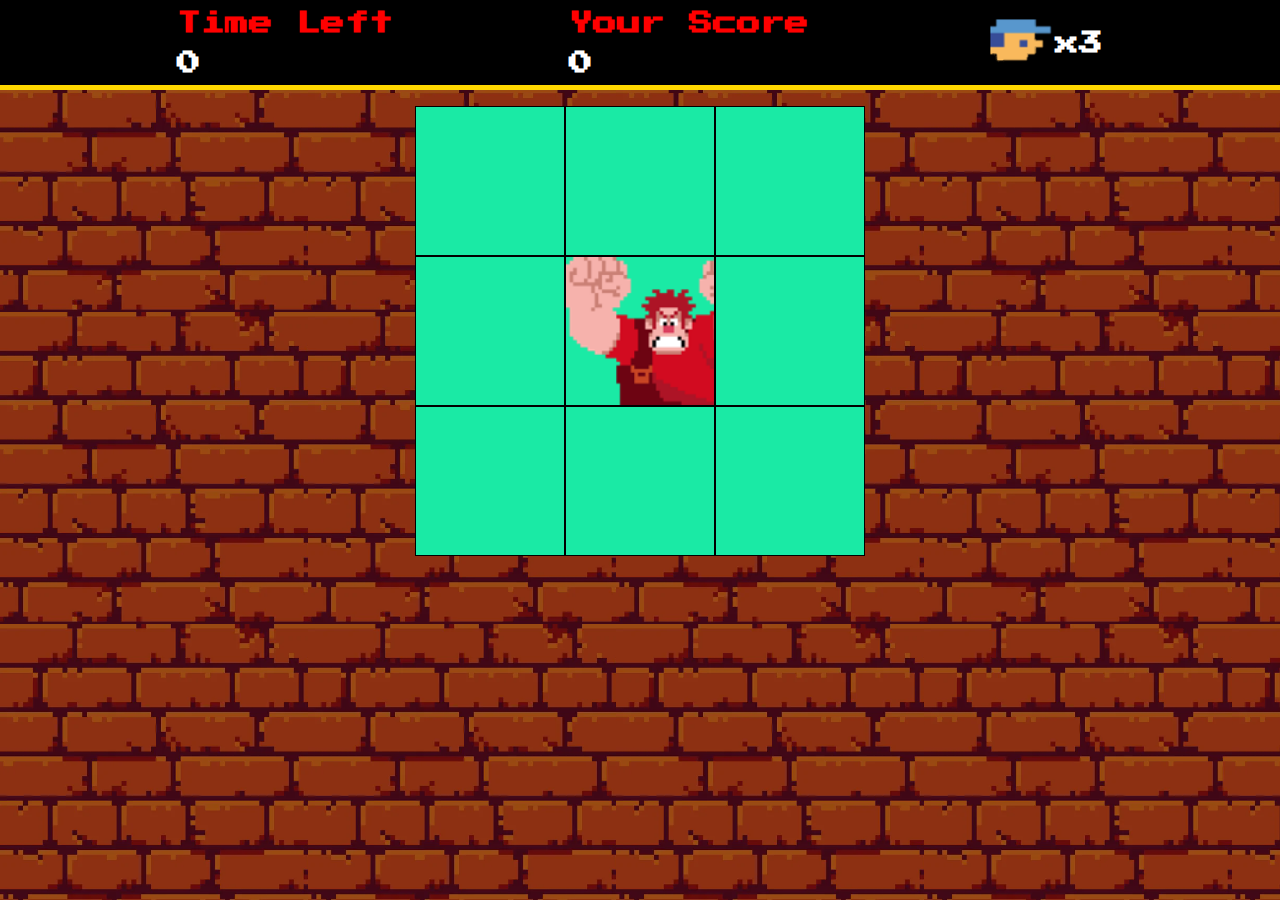
<file: detonaRalph/index.html>
<!DOCTYPE html>
<html lang="pt-br">
<head>
    <meta charset="UTF-8">
    <meta name="viewport" content="width=device-width, initial-scale=1.0">
    <title>Detona Ralph</title>
    <link rel="preconnect" href="https://fonts.googleapis.com">
    <link rel="preconnect" href="https://fonts.gstatic.com" crossorigin>
    <link href="https://fonts.googleapis.com/css2?family=Bebas+Neue&family=Press+Start+2P&display=swap" rel="stylesheet">
    <link rel="stylesheet" href="./src/styles/reset.css">
    <link rel="stylesheet" href="./src/styles/main.css">
</head>

<body>
    <div class="container">
        <div class="menu">
            <div class="menu-time">
                <h2 style="color: red;">Time Left</h2>
                <h2 id="time-left">0</h2>
            </div>

            <div class="menu-score">
                <h2 style="color: red;">Your Score</h2>
                <h2 id="score">0</h2>
            </div>

            <div class="menu-lives">
                <img src="./src/images/player.png" alt="foto do jogador" height="60px" />
                <h2>x3</h2>
            </div>
        </div>

        <div class="panel">
            <div class="panel-row">
                <div class="square" id="1"></div>
                <div class="square" id="2"></div>
                <div class="square" id="3"></div>
            </div>

            <div class="panel-row">
                <div class="square" id="4"></div>
                <div class="square enemy" id="5"></div>
                <div class="square" id="6"></div>
            </div>
            
            <div class="panel-row">
                <div class="square" id="7"></div>
                <div class="square" id="8"></div>
                <div class="square" id="9"></div>
            </div>
        </div>
    </div>

    <script src="./src/scripts/engine.js"></script>
</body>
</html>
</file>
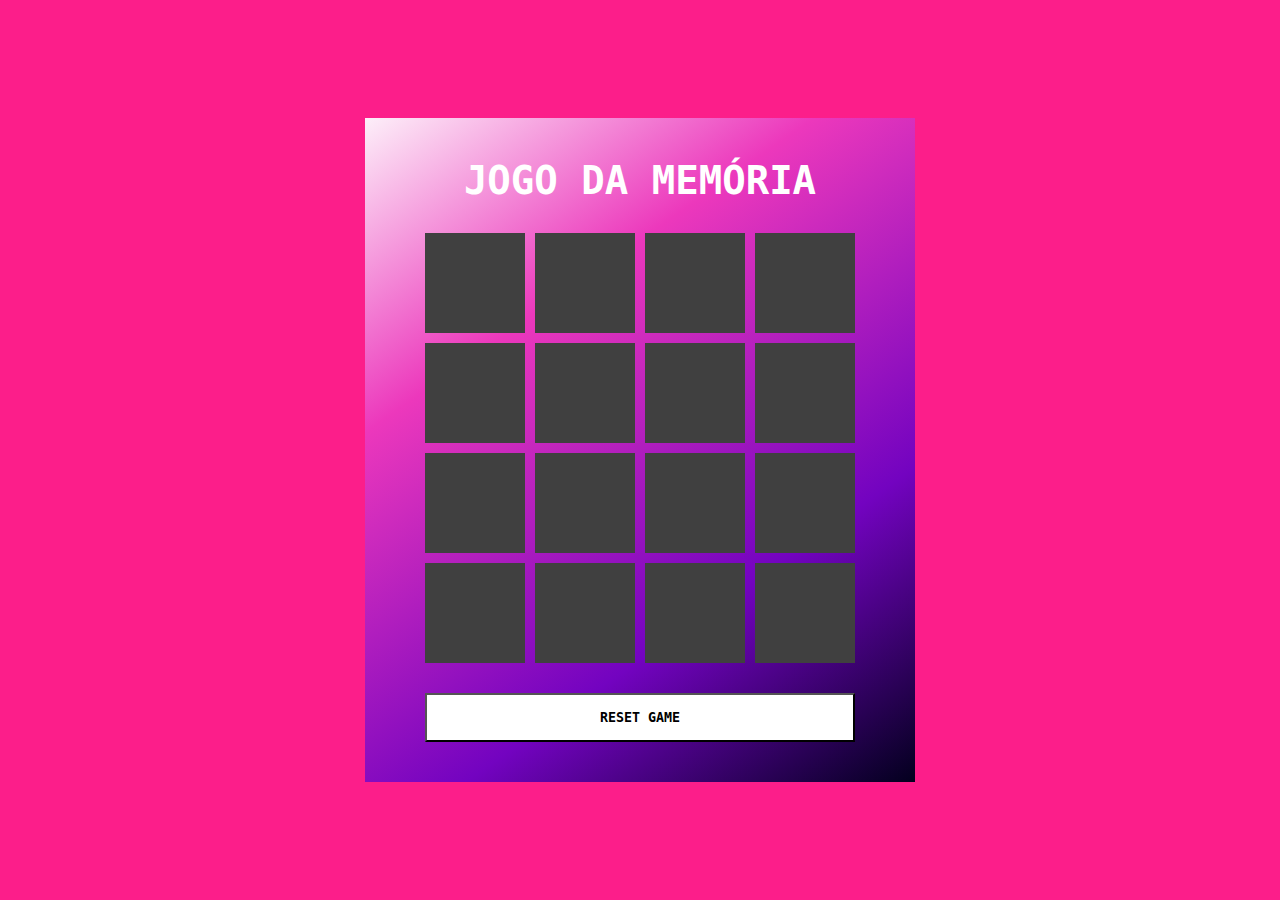
<file: emoji/index.html>
<!DOCTYPE html>
<html lang="pt-br">
<head>
    <meta charset="UTF-8">
    <meta name="viewport" content="width=device-width, initial-scale=1.0">
    <title>Jogo da Memória</title>
    <link rel="stylesheet" href="./src/styles/reset.css">
    <link rel="stylesheet" href="./src/styles/main.css">
</head>
<body>
    <div class="container">
        <h2>JOGO DA MEMÓRIA</h2>
        <div class="game"></div>
        <button class="reset" onclick="window.location.reload()">RESET GAME</button>
    </div>
        
    <script src="./src/scripts/engine.js"></script>
</body>
</html>
</file>
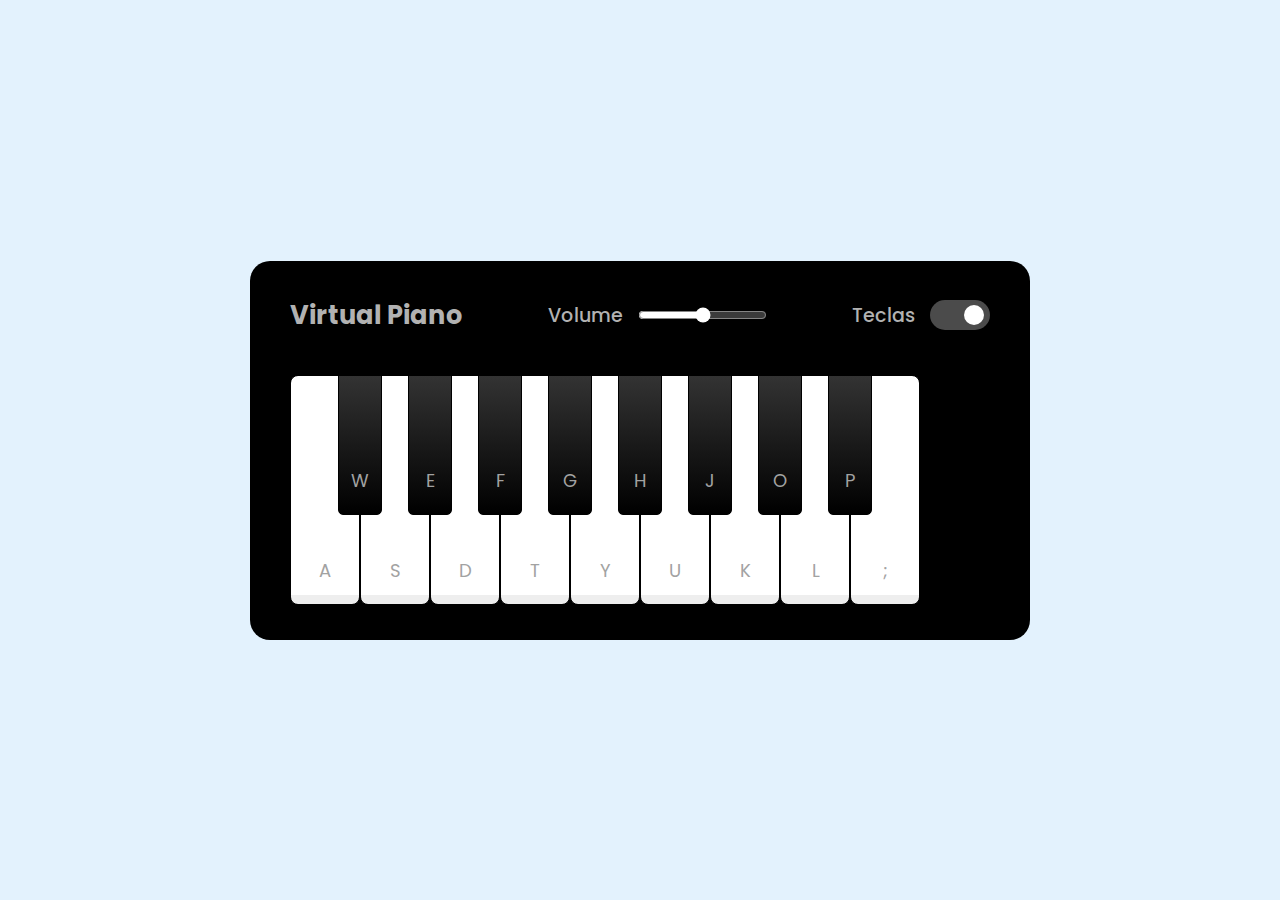
<file: piano/index.html>
<!DOCTYPE html>
<html lang="pt-br">

<head>
  <meta charset="UTF-8">
  <meta name="viewport" content="width=device-width, initial-scale=1.0">
  <title>Piano Simulator</title>
  <link rel="stylesheet" href="./src/styles/reset.css">
  <link rel="stylesheet" href="./src/styles/main.css">
  <link rel="preconnect" href="https://fonts.googleapis.com">
  <link rel="preconnect" href="https://fonts.gstatic.com" crossorigin>
  <link
    href="https://fonts.googleapis.com/css2?family=Poppins:ital,wght@0,100;0,200;0,400;0,700;1,100;1,200;1,300;1,400&display=swap"
    rel="stylesheet">
</head>

<body>
  <div class="container">
    <header>
      <h2>Virtual Piano</h2>
      <div class="column volume-slider">
        <span>Volume</span> <input type="range" min="0" max="1" value="0.5" step="any">
      </div>
      <div class="column keys-check">
        <span>Teclas</span> <input type="checkbox" checked>
      </div>
    </header>
    <ul class="piano-keys">
      <li class="key white" data-key="a"><span>a</span></li>
      <li class="key black" data-key="w"><span>w</span></li>
      <li class="key white" data-key="s"><span>s</span></li>
      <li class="key black" data-key="e"><span>e</span></li>
      <li class="key white" data-key="d"><span>d</span></li>
      <li class="key black" data-key="f"><span>f</span></li>
      <li class="key white" data-key="t"><span>t</span></li>
      <li class="key black" data-key="g"><span>g</span></li>
      <li class="key white" data-key="y"><span>y</span></li>
      <li class="key black" data-key="h"><span>h</span></li>
      <li class="key white" data-key="u"><span>u</span></li>
      <li class="key black" data-key="j"><span>j</span></li>
      <li class="key white" data-key="k"><span>k</span></li>
      <li class="key black" data-key="o"><span>o</span></li>
      <li class="key white" data-key="l"><span>l</span></li>
      <li class="key black" data-key="p"><span>p</span></li>
      <li class="key white" data-key=";"><span>;</span></li>
    </ul>
  </div>

  <script src="./src/scripts/engine.js" defer></script>
</body>

</html>
</file>
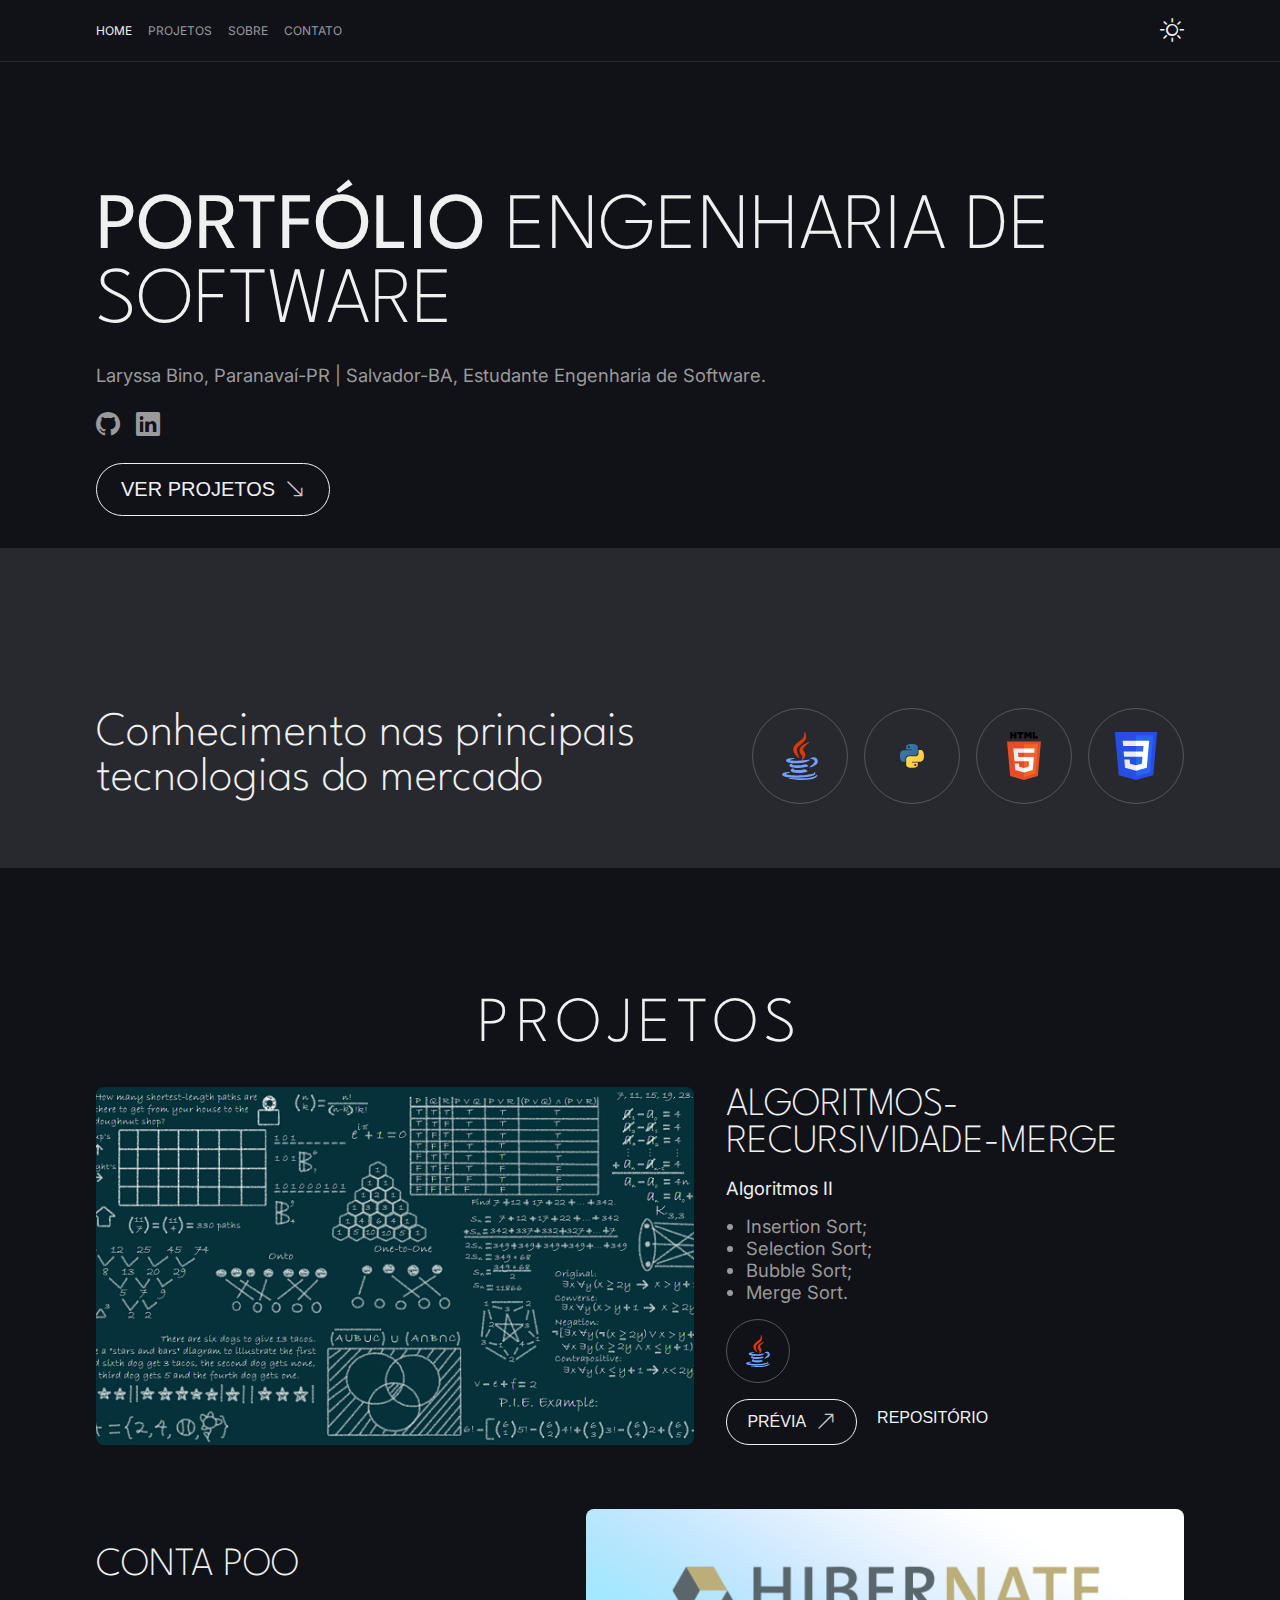
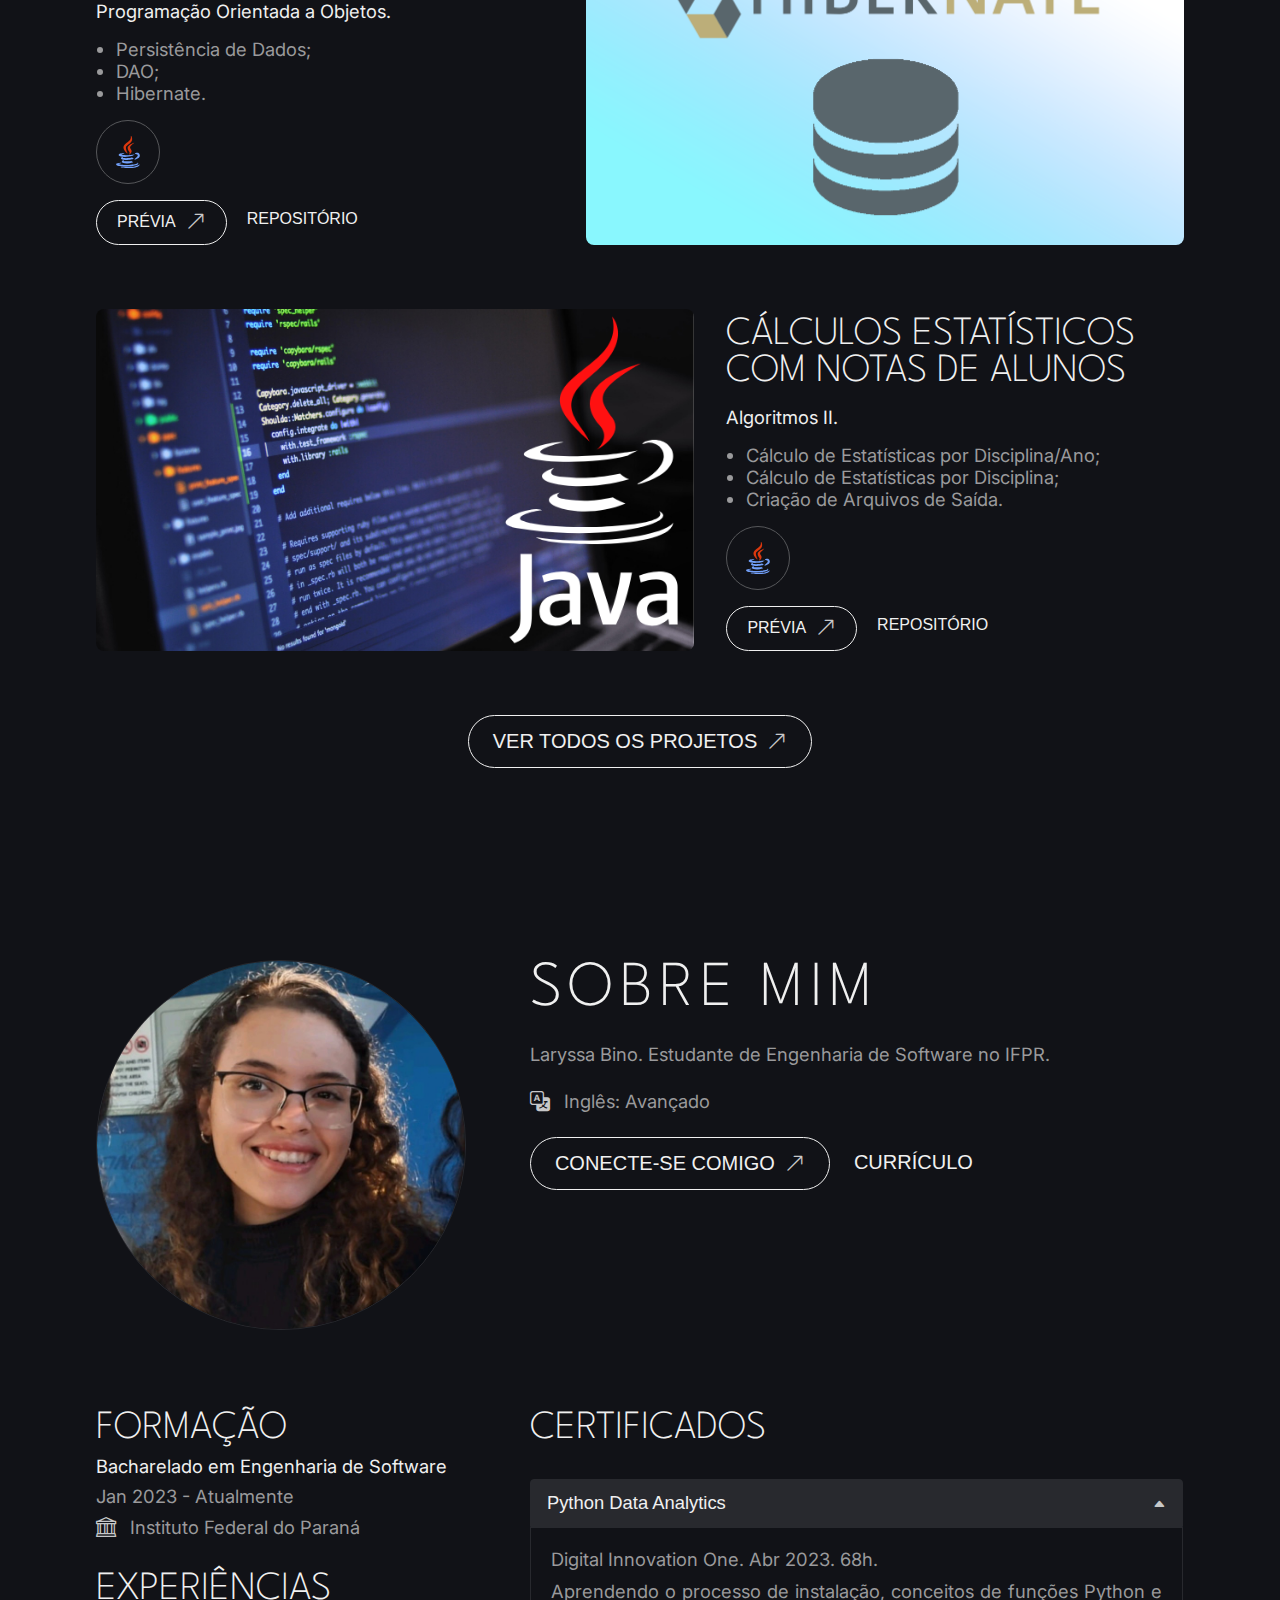
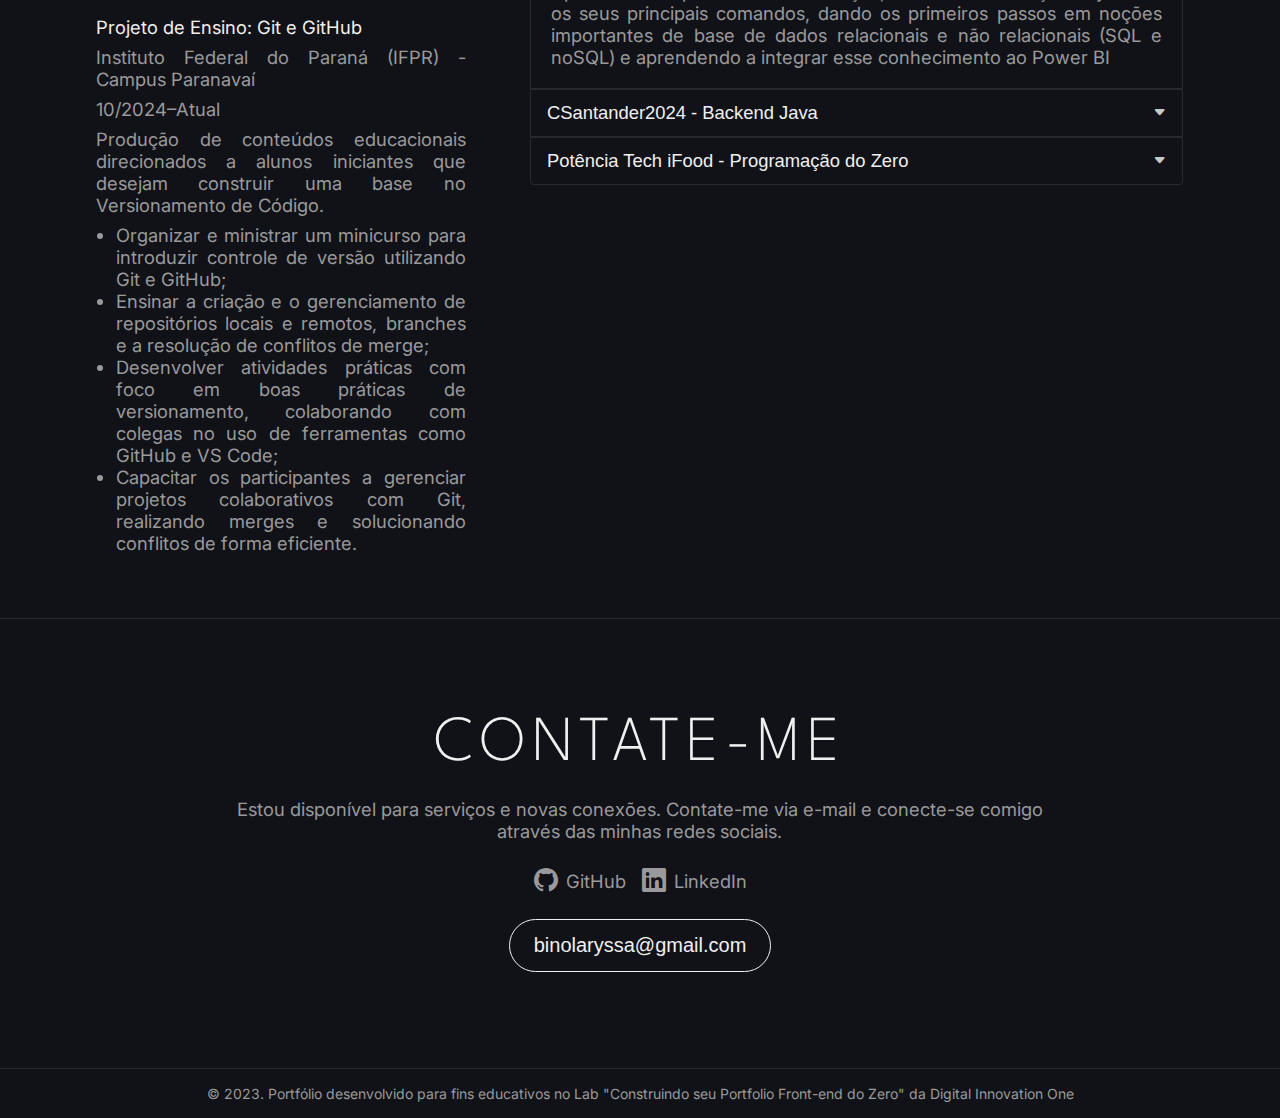
<file: portfolio/index.html>
<!DOCTYPE html>
<html lang="pt-BR" data-theme="dark">
<head>
  <meta charset="UTF-8">
  <meta name="viewport" content="width=device-width, initial-scale=1.0">
  <title>Laryssa Bino | Portfolio para o Lab da DIO</title>
  <meta name="description" content="Portfólio da desenvolvedora front-end Elidiana Andrade para compartilhar projetos e habilidades desenvolvidas.">

  <link rel="shortcut icon" href="favicon.ico" type="image/x-icon">
  <link rel="stylesheet" href="https://cdn.jsdelivr.net/npm/bootstrap-icons@1.10.5/font/bootstrap-icons.css">
  <link rel="stylesheet" href="assets/css/styles.css">
</head>
<body>
  <header class="header">
    <nav class="header__nav">
      <ul class="menu menu--principal">
        <li class="menu__item">
          <a class="menu__link active" href="#home">
            <span class="menu__text">Home</span>
          </a>
        </li>
        <li class="menu__item">
          <a class="menu__link" href="#projetos">
            <span class="menu__text">Projetos</span>
          </a>
        </li>
        <li class="menu__item">
          <a class="menu__link" href="#sobre">
            <span class="menu__text">Sobre</span>
          </a>
        </li>
        <li class="menu__item">
          <a class="menu__link" href="#contato">
            <span class="menu__text">Contato</span>
          </a>
        </li>
      </ul>
    </nav>
    <div class="header__brand">
      <a href="#home">
      </a>
    </div>
    <div class="header__toggle">
      <i id="toggleTheme" class="bi bi-sun"></i>
    </div>
  </header>
  <nav class="nav--mobile">
    <ul class="menu menu--mobile">
      <li class="menu__item">
        <a class="menu__link active" href="#home">
          <i class="menu__icon bi bi-house-door"></i>
          <span class="menu__text">Home</span>
        </a>
      </li>
      <li class="menu__item">
        <a class="menu__link" href="#projetos">
          <i class="menu__icon bi bi-window-stack"></i>
          <span class="menu__text">Projetos</span>
        </a>
      </li>
      <li class="menu__item">
        <a class="menu__link" href="#sobre">
          <i class="menu__icon bi bi-person"></i>
          <span class="menu__text">Sobre</span>
        </a>
      </li>
      <li class="menu__item">
        <a class="menu__link" href="#contato">
          <i class="menu__icon bi bi-envelope"></i>
          <span class="menu__text">Contato</span>
        </a>
      </li>
    </ul>
  </nav>

  <main id="home">
    <div class="main__content1">
      <h1><b>Portfólio</b> Engenharia de Software</h1>
      <p>Laryssa Bino, Paranavaí-PR | Salvador-BA, Estudante Engenharia de Software.</p> 
      <ul class="menu menu--social">
        <li>
          <a class="menu__link" href="https://github.com/larybino" target="_blank">
            <i class="menu__icon bi bi-github"></i>
          </a>
        </li>
        <li>
          <a class="menu__link" href="https://www.linkedin.com/in/laryssabino/" target="_blank">
            <i class="menu__icon bi bi-linkedin"></i>
          </a>
        </li>
      </ul>
      <a href="#projetos">
        <button class="btn btn--primary">
          <span>Ver Projetos</span>
          <i class="bi bi-arrow-down-right"></i>
        </button>  
      </a>
    </div>
    <div class="main__content2">
    </div>
  </div>
  <div class="main__content2">
  </div>  </div>
  <div class="main__content2">
  </div>
  </main>

  <section class="technologies">
    <h2>Conhecimento nas principais tecnologias do mercado</h2>
    <ul class="technologies__list">
      <li class="technologies__item">
        <img class="technologies__logo" src="assets/images/technologies/java.svg" alt="Logo Java">
      </li>
      <li class="technologies__item">
        <img class="technologies__logo" src="assets/images/technologies/python.svg" alt="Logo Python">
      </li>
      <li class="technologies__item">
        <img class="technologies__logo" src="assets/images/technologies/html-5-logo.svg" alt="Logo Html">
      </li>
      <li class="technologies__item">
        <img class="technologies__logo" src="assets/images/technologies/css3.svg" alt="Logo Css">
      </li>
    </ul>
  </section>

  <section id="projetos" class="projects">
    <h2>Projetos</h2>
    <div class="projects__container">
      <div class="projects__card">
        <img class="card__cover" src="assets/images/projects/algorithms.png" alt="Capa Josi's Box">
        <div class="card__body">
          <h3 class="card__title">Algoritmos-Recursividade-Merge</h3>
          <p class="card__description">Algoritmos II</p>
          <ul class="card__list">
            <li class="card__item">Insertion Sort;</li>
            <li class="card__item">Selection Sort;</li>
            <li class="card__item">Bubble Sort;</li>
            <li class="card__item">Merge Sort.</li>

          </ul>
          <ul class="technologies__list">
            <li class="technologies__item">
              <img class="technologies__logo" src="assets/images/technologies/java.svg" alt="Logo java">
            </li>
            </li>
          </ul>
          <div class="card__buttons">
            <button class="btn btn--primary">
              <span>Prévia</span>
              <i class="bi bi-arrow-up-right"></i>
            </button>  
            <a href="https://github.com/larybino/Algoritmos-Recursividade-Merge.git">
              <button class="btn">
                <span>Repositório</span>
              </button> 
            </a>
          </div>
        </div>
      </div>
      <div class="projects__card card--reverse">
        <img class="card__cover" src="assets/images/projects/Hibernate-in-java.webp" alt="Capa Archstil">
        <div class="card__body">
          <h3 class="card__title">Conta POO</h3>
          <p class="card__description">Programação Orientada a Objetos.</p>
          <ul class="card__list">
            <li class="card__item">Persistência de Dados;</li>
            <li class="card__item">DAO;</li>
            <li class="card__item">Hibernate.</li>
          </ul>
          <ul class="technologies__list">
            <li class="technologies__item">
              <img class="technologies__logo" src="assets/images/technologies/java.svg" alt="Logo java">
            </li>
          </ul>
          <div class="card__buttons">
            <button class="btn btn--primary">
              <span>Prévia</span>
              <i class="bi bi-arrow-up-right"></i>
            </button>  
            <a href="https://github.com/larybino/ContaPoo.git">
              <button class="btn">
                <span>Repositório</span>
              </button> 
            </a> 
          </div>
        </div>
      </div>
      <div class="projects__card">
        <img class="card__cover" src="assets/images/projects/0_gtY-llyEbkeoS1Sp.png" alt="Capa Games Store">
        <div class="card__body">
          <h3 class="card__title">Cálculos Estatísticos com Notas de Alunos</h3>
          <p class="card__description">Algoritmos II.</p>
          <ul class="card__list">
            <li class="card__item">Cálculo de Estatísticas por Disciplina/Ano;</li>
            <li class="card__item">Cálculo de Estatísticas por Disciplina;</li>
            <li class="card__item">Criação de Arquivos de Saída.</li>
          </ul>
          <ul class="technologies__list">
            <li class="technologies__item">
              <img class="technologies__logo" src="assets/images/technologies/java.svg" alt="Logo java">
            </li>
          </ul>
          <div class="card__buttons">
            <button class="btn btn--primary">
              <span>Prévia</span>
              <i class="bi bi-arrow-up-right"></i>
            </button>  
            <a href="https://github.com/larybino/Desafio-Algoritmos.git">
              <button class="btn">
                <span>Repositório</span>
              </button> 
            </a>
          </div>
        </div>
      </div>
      <a href="https://github.com/larybino?tab=repositories">
        <button class="btn btn--primary">
          <span>Ver Todos os Projetos</span>
          <i class="bi bi-arrow-up-right"></i>
        </button>  
      </a>
    </div>
  </section>

  <section id="sobre" class="about">
    <div class="about__content1">
      <img class="about__photo" src="assets/images/foto.jpg" alt="">
      <div class="about__description">
        <h2>Sobre mim</h2>
        <p>Laryssa Bino. Estudante de Engenharia de Software no IFPR.
        </p>  
        <div class="about__icons">
          <i class="bi bi-translate"></i>
          <span>Inglês: Avançado</span>
        </div>
        <div class="description__buttons">
          <a href="https://www.linkedin.com/in/laryssabino/" target="_blank">
            <button class="btn btn--primary">
              <span>Conecte-se Comigo</span>
              <i class="bi bi-arrow-up-right"></i>
            </button> 
          </a>
          <a href="">
            <button class="btn">
              <span>Currículo</span>
            </button>
          </a>
        </div>
      </div>
    </div>
    <div class="about__content2">
      <div class="col1">
        <div class="row1">
          <h3>Formação</h3>
          <h4>Bacharelado em Engenharia de Software </h4>
          <span>Jan 2023 - Atualmente</span>
          <div class="about__icons">
            <i class="bi bi-bank"></i>
            <span>Instituto Federal do Paraná</span>
          </div>
  
        </div>
        <div class="row2">
          <h3>Experiências</h3>
          <h4>Projeto de Ensino: Git e GitHub</h4>
          <span>Instituto Federal do Paraná (IFPR) - Campus Paranavaí</span>
          <span>10/2024–Atual </span>
          <span>Produção de conteúdos educacionais direcionados a 
            alunos iniciantes que desejam construir uma base no Versionamento de Código.
          </span>
          <ul class="about__list">
            <li class="about__item">Organizar e ministrar um minicurso para introduzir controle de versão utilizando Git e GitHub;</li>
            <li class="about__item">Ensinar a criação e o gerenciamento de repositórios locais e remotos, branches e a resolução de conflitos de merge;</li>
            <li class="about__item">Desenvolver atividades práticas com foco em boas práticas de versionamento, colaborando com colegas no uso de ferramentas como GitHub e VS Code;</li>
            <li class="about__item">Capacitar os participantes a gerenciar projetos colaborativos com Git, realizando merges e solucionando conflitos de forma eficiente.</li>

          </ul>
        </div>
      </div>
      <div class="col2">
        <h3>Certificados</h3>
        <div id="accordion">
          <div class="accordion__item active">
            <button class="accordion__header start">
              <span>Python Data Analytics</span>
              <i class="bi bi-caret-down-fill"></i>
            </button>
            <div class="accordion__body">
              <p>
                Digital Innovation One. Abr 2023. 68h.
              </p>
              <p>
                Aprendendo o processo de instalação, conceitos de funções Python e os seus principais comandos, dando os primeiros passos em noções importantes de base de dados relacionais e não relacionais (SQL e noSQL) e aprendendo a integrar esse conhecimento ao Power BI
              </p>
            </div>
          </div>
          <div class="accordion__item">
            <button class="accordion__header">
              <span>CSantander2024 - Backend Java</span>
              <i class="bi bi-caret-down-fill"></i>
            </button>
            <div class="accordion__body">
              <p>
                Digital Innovation One. Maio 2024. 87h.
              </p>
              <p>
                Este curso abrange desde os fundamentos da linguagem Java até a implementação de APIs com Spring Framework, incluindo programação orientada a objetos, testes, gerenciamento de dependências e integração com bancos de dados SQL e NoSQL. Além disso, desenvolve habilidades colaborativas e soft skills essenciais para o ambiente ágil
              </p>
            </div>
          </div>
          <div class="accordion__item">
            <button class="accordion__header end">
              <span>Potência Tech iFood - Programação do Zero</span>
              <i class="bi bi-caret-down-fill"></i>
            </button>
            <div class="accordion__body end">
              <p>
                Digital Innovation One. Out 2023. 68h.
              </p>
              <p>
                Iniciando com os princípios da lógica de programação, começando por conceitos introdutórios, desde a exploração de algoritmos, variáveis e estruturas condicionais até a implementação de estruturas de repetição e operadores lógicos e de comparação.
              </p>
            </div>
          </div>
        </div>
  </section>
  
  <section id="contato" class="contact">
    <h2>Contate-me</h2>
    <p>Estou disponível para serviços e novas conexões. Contate-me via 
      e-mail e conecte-se comigo através das minhas redes sociais.
    </p>
    <ul class="menu menu--social">
      <li>
        <a class="menu__link" href="https://github.com/larybino" target="_blank">
          <i class="menu__icon bi bi-github"></i>
          <span>GitHub</span>
        </a>
      </li>
      <li>
        <a class="menu__link" href="https://www.linkedin.com/in/laryssabino/" target="_blank">
          <i class="menu__icon bi bi-linkedin"></i>
          <span>LinkedIn</span>
        </a>
      </li>
    </ul>
    <a href="mailto:binolaryssa@gmail.com">
      <button class="btn btn--primary">
        <span class="email">binolaryssa@gmail.com</span>
      </button>  
    </a>
  </section>

  <footer>
    <p>
      © 2023. Portfólio desenvolvido para fins educativos no Lab "Construindo seu Portfolio Front-end do Zero" da 
      <a href="https://www.dio.me/" target="_blank">Digital Innovation One</a> 
    </p>
  </footer>
  <script src="assets/js/scripts.js"></script>
</body>
</html>
</file>
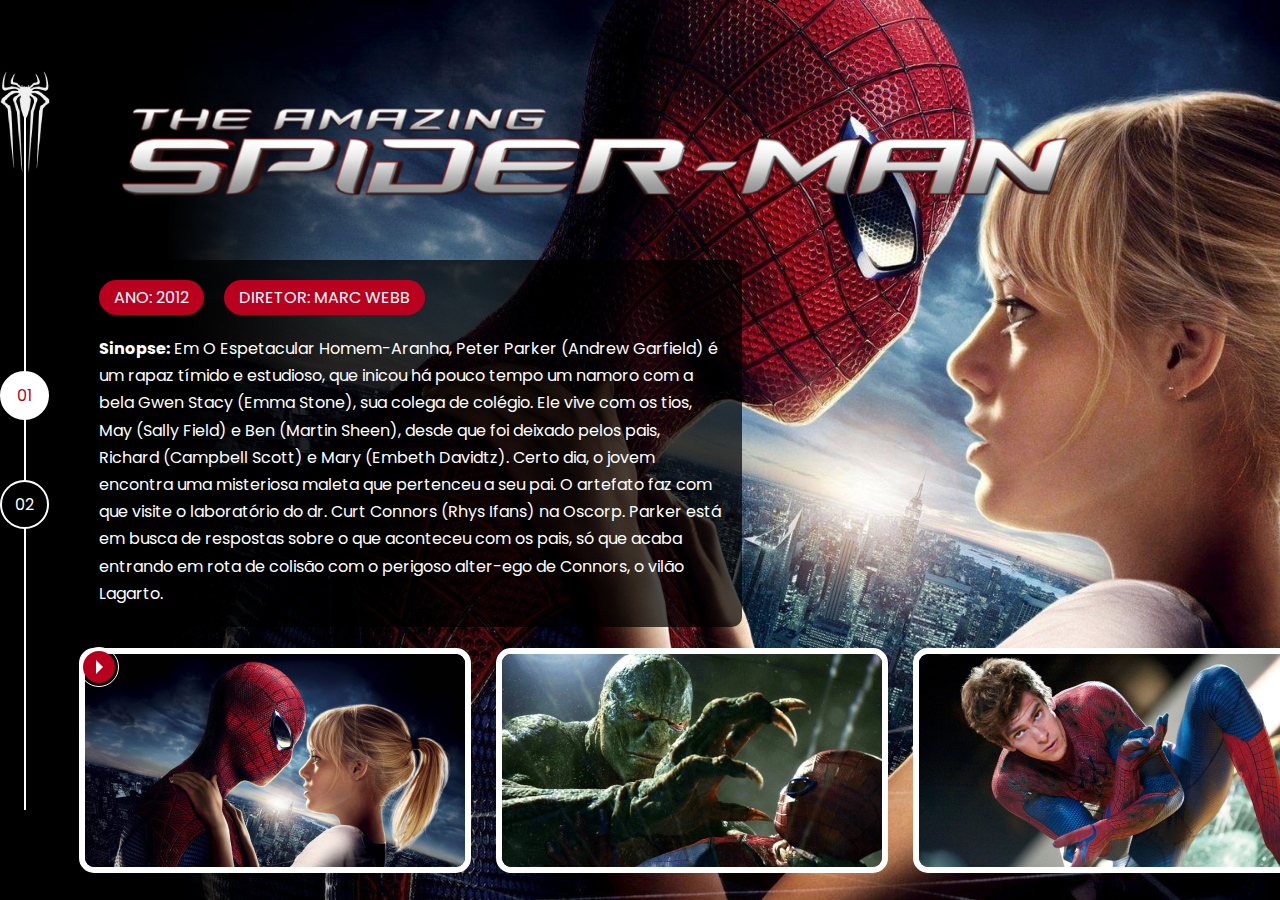
<file: multiverso/pages/andrew-garfield/spiderman1.html>
<!DOCTYPE html>
<html lang="en">

<head>
  <meta charset="UTF-8">
  <meta http-equiv="X-UA-Compatible" content="IE=edge">
  <meta name="viewport" content="width=device-width, initial-scale=1.0">
  <title>Spider Man | Multiverso</title>
  <link href="../../assets/css/internal.css" rel="stylesheet" type="text/css" />
</head>

<body>
  <div class="s-wrapper">

    <!--  Coluna da esquerda com menu (Left Column with menu)  -->
    <div class="s-left-column">
      <nav class="navigator">
        <div class="navigator__icon">
          <a href="../../index.html">
            <img src="../../assets/images/icons/spiderman1-andrew.png" />
          </a>
        </div>
        <ul>
          <li><a href="#01" class="active">01</a></li>
          <li><a href="spiderman2.html">02</a></li>
        </ul>
      </nav>
    </div>
    <!-- FIM - Coluna da esquerda com menu (Left Column with menu)  -->

    <div class="s-main-content s-spiderman-02-01">
      <div class="s-main-content__top">
        <div class="s-logo">
          <img src="../../assets/images/spiderman-andrew/movie-01/logo.png" alt="Spiderman (2002)"
            title="Spiderman (2002)" />
        </div>

        <div class="s-description">
          <div class="pills">
            <ul>
              <li>Ano: 2012</li>
              <li>Diretor: Marc Webb</li>
            </ul>
          </div>
          <div class="s-description__text">
            <p><strong>Sinopse:</strong>&nbsp;Em O Espetacular Homem-Aranha, Peter Parker (Andrew Garfield) é um rapaz tímido e estudioso, que inicou há pouco tempo um namoro com a bela Gwen Stacy (Emma Stone), sua colega de colégio. Ele vive com os tios, May (Sally Field) e Ben (Martin Sheen), desde que foi deixado pelos pais, Richard (Campbell Scott) e Mary (Embeth Davidtz). Certo dia, o jovem encontra uma misteriosa maleta que pertenceu a seu pai. O artefato faz com que visite o laboratório do dr. Curt Connors (Rhys Ifans) na Oscorp. Parker está em busca de respostas sobre o que aconteceu com os pais, só que acaba entrando em rota de colisão com o perigoso alter-ego de Connors, o vilão Lagarto.</p>
          </div>
        </div>

        <div class="s-links">
          <ul>
            <li>
              <a href="https://www.youtube.com/watch?v=6nzNdpJ3qMo" class="link-button" target="_blank">
                <span class="icon"><div class="play-icon">&nbsp;</div></span>
                <span class="label">Assistir Trailer</span>
              </a>
            </li>
          </ul>
        </div>
      </div>

      <div class="s-main-content__bottom">
        <div class="gallery">
          <ul>
            <li>
              <a data-fancybox href="../../assets/images/spiderman-andrew/movie-01/gallery/image-01.png">
                <img src="../../assets/images/spiderman-andrew/movie-01/gallery/image-01.png" alt="">
              </a>
            </li>
            
            <li>
              <a data-fancybox href="../../assets/images/spiderman-andrew/movie-01/gallery/image-02.png">
                <img src="../../assets/images/spiderman-andrew/movie-01/gallery/image-02.png" alt="">
              </a>
            </li>

            <li>
              <a data-fancybox href="../../assets/images/spiderman-andrew/movie-01/gallery/image-03.png">
                <img src="../../assets/images//spiderman-andrew/movie-01/gallery/image-03.png" alt="">
              </a>
            </li>
          </ul>
        </div>
      </div>
    </div>
  </div>
</body>
</html>
</file>
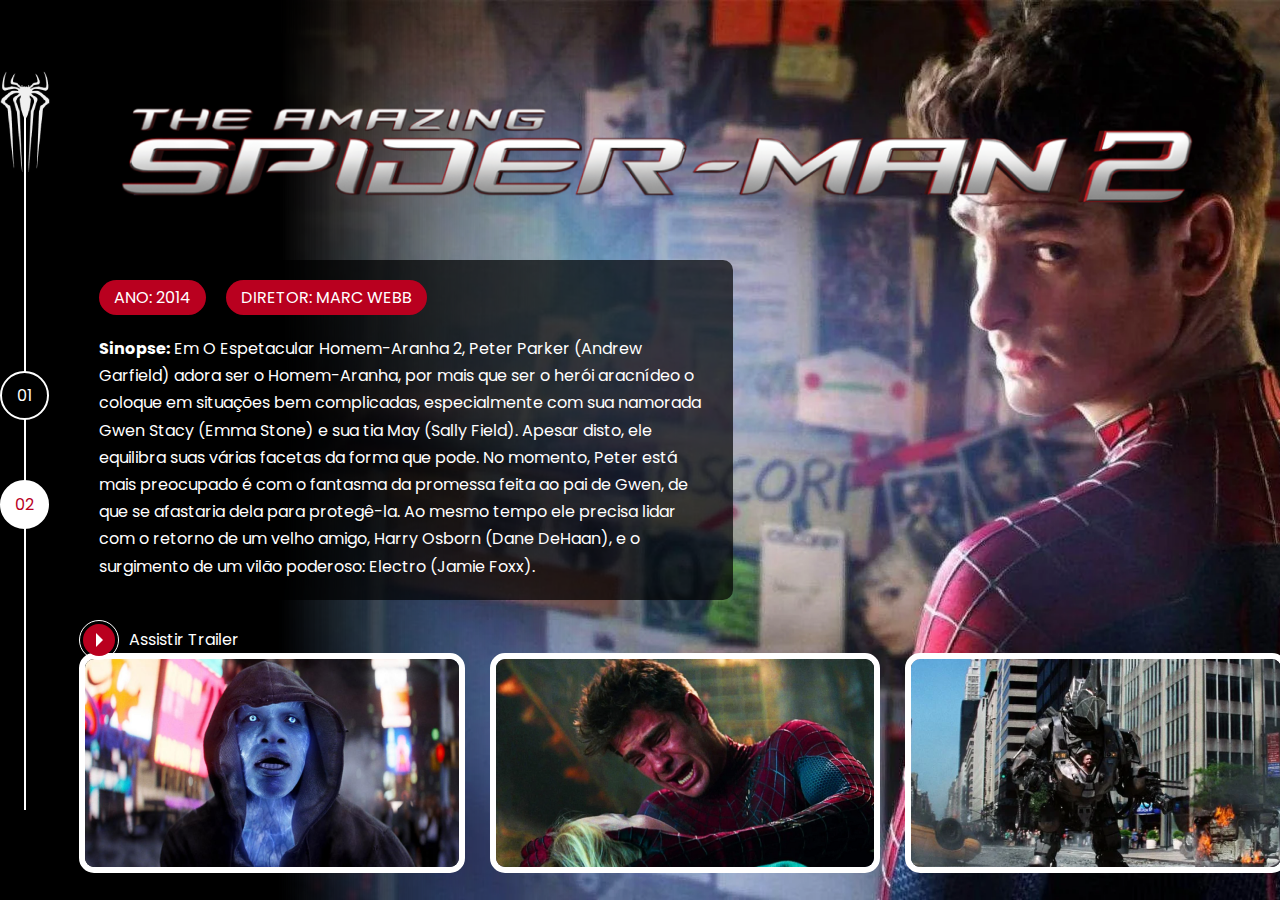
<file: multiverso/pages/andrew-garfield/spiderman2.html>
<!DOCTYPE html>
<html lang="en">

<head>
  <meta charset="UTF-8">
  <meta http-equiv="X-UA-Compatible" content="IE=edge">
  <meta name="viewport" content="width=device-width, initial-scale=1.0">
  <title>Spider Man | Multiverso</title>
  <link href="../../assets/css/internal.css" rel="stylesheet" type="text/css" />
</head>

<body>
  <div class="s-wrapper">

    <!--  Coluna da esquerda com menu (Left Column with menu)  -->
    <div class="s-left-column">
      <nav class="navigator">
        <div class="navigator__icon">
          <a href="../../index.html">
            <img src="../../assets/images/icons/spiderman1-andrew.png" />
          </a>
        </div>
        <ul>
          <li><a href="spiderman1.html">01</a></li>
          <li><a href="#02" class="active">02</a></li>
        </ul>
      </nav>
    </div>
    <!-- FIM - Coluna da esquerda com menu (Left Column with menu)  -->

    <div class="s-main-content s-spiderman-02-02">
      <div class="s-main-content__top">
        <div class="s-logo">
          <img src="../../assets/images/spiderman-andrew/movie-02/logo.png" alt="Spiderman 2 (2005)"
            title="Spiderman 2 (2005)" />
        </div>

        <div class="s-description">
          <div class="pills">
            <ul>
              <li>Ano: 2014</li>
              <li>Diretor: Marc Webb</li>
            </ul>
          </div>
          <div class="s-description__text">
            <p><strong>Sinopse:</strong>&nbsp;Em O Espetacular Homem-Aranha 2, Peter Parker (Andrew Garfield) adora ser o Homem-Aranha, por mais que ser o herói aracnídeo o coloque em situações bem complicadas, especialmente com sua namorada Gwen Stacy (Emma Stone) e sua tia May (Sally Field). Apesar disto, ele equilibra suas várias facetas da forma que pode. No momento, Peter está mais preocupado é com o fantasma da promessa feita ao pai de Gwen, de que se afastaria dela para protegê-la. Ao mesmo tempo ele precisa lidar com o retorno de um velho amigo, Harry Osborn (Dane DeHaan), e o surgimento de um vilão poderoso: Electro (Jamie Foxx).</p>
          </div>
        </div>

        <div class="s-links">
          <ul>
            <li>
              <a href="https://youtu.be/PfUDLzyC1cM?si=GBMGHM67WsYV6_Rp" class="link-button" target="_blank">
                <span class="icon"><div class="play-icon">&nbsp;</div></span>
                <span class="label">Assistir Trailer</span>
              </a>
            </li>
          </ul>
        </div>
      </div>

      <div class="s-main-content__bottom">
        <div class="gallery">
          <ul>
            <li><a href="#"><img src="../../assets/images/spiderman-andrew/movie-02/gallery/image-01.png" alt=""></a></li>
            <li><a href="#"><img src="../../assets/images/spiderman-andrew/movie-02/gallery/image-02.png" alt=""></a></li>
            <li><a href="#"><img src="../../assets/images/spiderman-andrew/movie-02/gallery/image-03.png" alt=""></a></li>
          </ul>
        </div>
      </div>
    </div>
  </div>
</body>
</html>
</file>
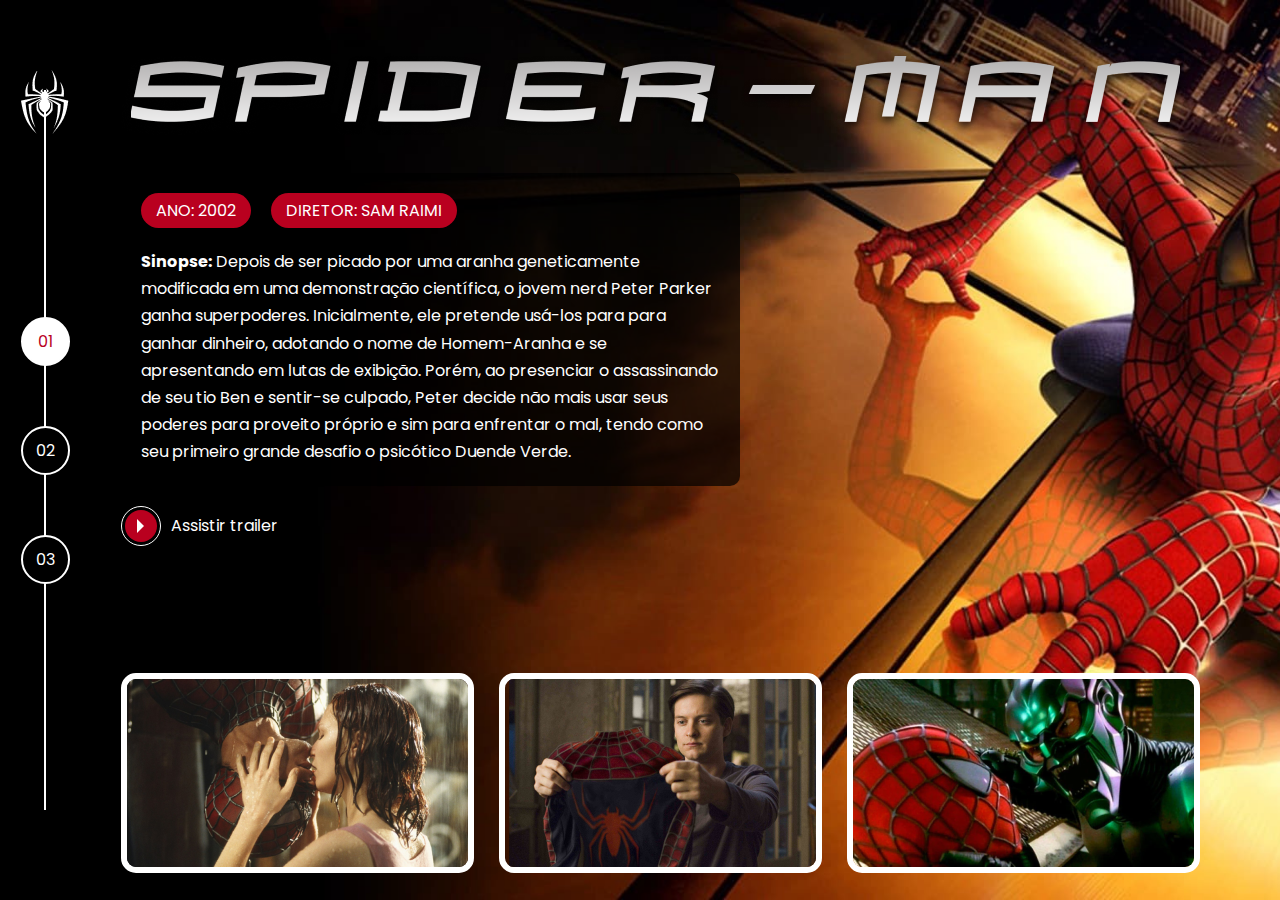
<file: multiverso/pages/tobey-maguire/spiderman1.html>
<!DOCTYPE html>
<html lang="en">

<head>
  <meta charset="UTF-8">
  <meta http-equiv="X-UA-Compatible" content="IE=edge">
  <meta name="viewport" content="width=device-width, initial-scale=1.0">
  <title>Spider Man | Multiverso</title>
  <link href="../../assets/css/internal.css" rel="stylesheet" type="text/css" />
</head>

<body>
  <div class="s-wrapper">

    <!--  Coluna da esquerda com menu (Left Column with menu)  -->
    <div class="s-left-column">
      <nav class="navigator">
        <div class="navigator__icon">
          <a href="../../index.html">
            <img src="../../assets/images/icons/spiderman1.png" />
          </a>
        </div>
        <ul>
          <li><a href="#01" class="active">01</a></li>
          <li><a href="spiderman2.html">02</a></li>
          <li><a href="spiderman3.html">03</a></li>
        </ul>
      </nav>
    </div>
    <!-- FIM - Coluna da esquerda com menu (Left Column with menu)  -->

    <div class="s-main-content s-spiderman-01-01">
      <div class="s-main-content__top">
        <div class="s-logo">
          <img src="../../assets/images/spiderman-tobey/movie-01/logo.png" alt="Spiderman (2002)"
            title="Spiderman (2002)" />
        </div>

        <div class="s-description">
          <div class="pills">
            <ul>
              <li>Ano: 2002</li>
              <li>Diretor: Sam Raimi</li>
            </ul>
          </div>
          <div class="s-description__text">
            <p><strong>Sinopse:</strong>&nbsp;Depois de ser picado por uma aranha geneticamente modificada em uma
              demonstração científica, o jovem nerd Peter Parker ganha superpoderes. Inicialmente, ele pretende usá-los
              para para ganhar dinheiro, adotando o nome de Homem-Aranha e se apresentando em lutas de exibição. Porém,
              ao presenciar o assassinando de seu tio Ben e sentir-se culpado, Peter decide não mais usar seus poderes
              para proveito próprio e sim para enfrentar o mal, tendo como seu primeiro grande desafio o psicótico
              Duende Verde.</p>
          </div>
        </div>

        <div class="s-links">
          <ul>
            <li>
              <a href="https://www.youtube.com/watch?v=TYMMOjBUPMM" class="link-button" target="_blank">
                <span class="icon">
                  <div class="play-icon">&nbsp;</div>
                </span>
                <span class="label">
                  Assistir trailer
                </span>
              </a>
            </li>
          </ul>
        </div>
      </div>

      <div class="s-main-content__bottom">
        <div class="gallery">
          <ul>
            <li><a href="#"><img src="../../assets/images/spiderman-tobey/movie-01/gallery/image-01.png" alt=""></a></li>
            <li><a href="#"><img src="../../assets/images/spiderman-tobey/movie-01/gallery/image-02.png" alt=""></a></li>
            <li><a href="#"><img src="../../assets/images/spiderman-tobey/movie-01/gallery/image-03.png" alt=""></a></li>
          </ul>
        </div>
      </div>
    </div>
  </div>
</body>
</html>
</file>
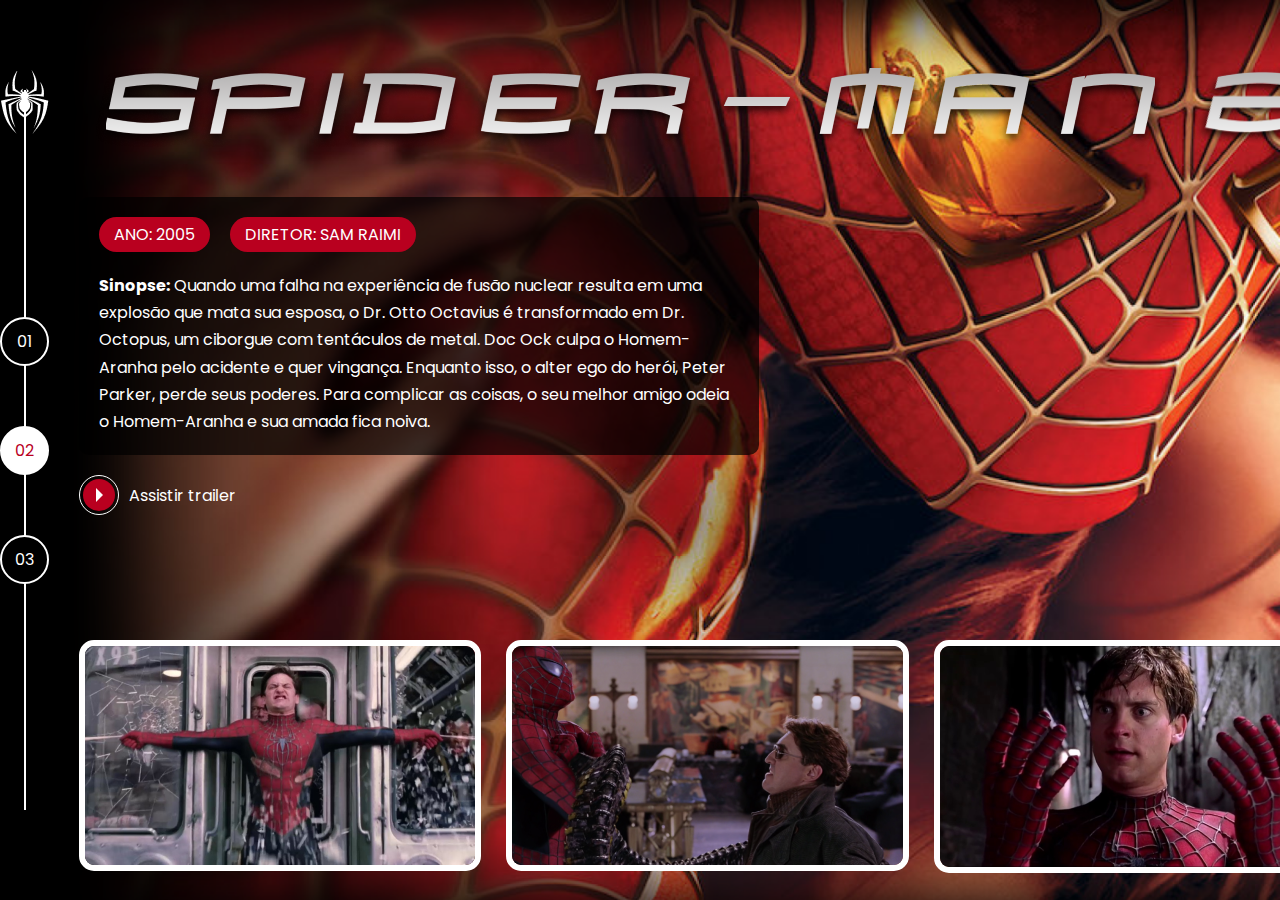
<file: multiverso/pages/tobey-maguire/spiderman2.html>
<!DOCTYPE html>
<html lang="en">

<head>
  <meta charset="UTF-8">
  <meta http-equiv="X-UA-Compatible" content="IE=edge">
  <meta name="viewport" content="width=device-width, initial-scale=1.0">
  <title>Spider Man | Multiverso</title>
  <link href="../../assets/css/internal.css" rel="stylesheet" type="text/css" />
</head>

<body>
  <div class="s-wrapper">

    <!--  Coluna da esquerda com menu (Left Column with menu)  -->
    <div class="s-left-column">
      <nav class="navigator">
        <div class="navigator__icon">
          <a href="../../index.html">
            <img src="../../assets/images/icons/spiderman1.png" />
          </a>
        </div>
        <ul>
          <li><a href="spiderman1.html">01</a></li>
          <li><a href="#02" class="active">02</a></li>
          <li><a href="spiderman3.html">03</a></li>
        </ul>
      </nav>
    </div>
    <!-- FIM - Coluna da esquerda com menu (Left Column with menu)  -->

    <div class="s-main-content s-spiderman-01-02">
      <div class="s-main-content__top">
        <div class="s-logo">
          <img src="../../assets/images/spiderman-tobey/movie-02/logo.png" alt="Spiderman 2 (2005)"
            title="Spiderman 2 (2005)" />
        </div>

        <div class="s-description">
          <div class="pills">
            <ul>
              <li>Ano: 2005</li>
              <li>Diretor: Sam Raimi</li>
            </ul>
          </div>
          <div class="s-description__text">
            <p><strong>Sinopse:</strong>&nbsp;Quando uma falha na experiência de fusão nuclear resulta em uma explosão que mata sua esposa, o Dr. Otto Octavius é transformado em Dr. Octopus, um ciborgue com tentáculos de metal. Doc Ock culpa o Homem-Aranha pelo acidente e quer vingança. Enquanto isso, o alter ego do herói, Peter Parker, perde seus poderes. Para complicar as coisas, o seu melhor amigo odeia o Homem-Aranha e sua amada fica noiva.</p>
          </div>
        </div>

        <div class="s-links">
          <ul>
            <li>
              <a href="https://youtu.be/1UAzz8ncM68?si=pCzVOy6lgUEO3ftM" class="link-button" target="_blank">
                <span class="icon">
                  <div class="play-icon">&nbsp;</div>
                </span>
                <span class="label">
                  Assistir trailer
                </span>
              </a>
            </li>
          </ul>
        </div>
      </div>

      <div class="s-main-content__bottom">
        <div class="gallery">
          <ul>
            <li><a href="#"><img src="../../assets/images/spiderman-tobey/movie-02/gallery/image-01.png" alt=""></a></li>
            <li><a href="#"><img src="../../assets/images/spiderman-tobey/movie-02/gallery/image-02.png" alt=""></a></li>
            <li><a href="#"><img src="../../assets/images/spiderman-tobey/movie-02/gallery/image-03.png" alt=""></a></li>
          </ul>
        </div>
      </div>
    </div>
  </div>
</body>
</html>
</file>
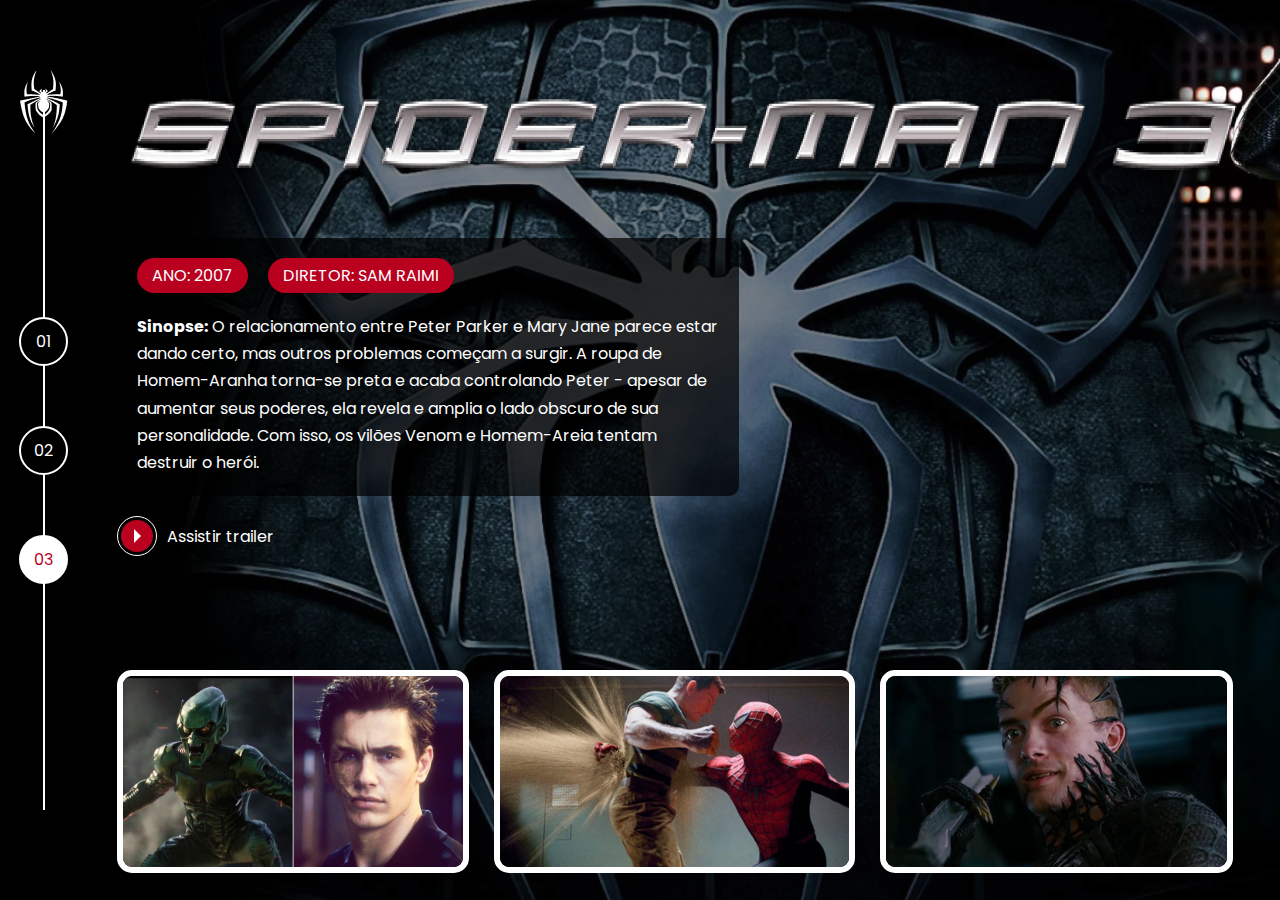
<file: multiverso/pages/tobey-maguire/spiderman3.html>
<!DOCTYPE html>
<html lang="en">

<head>
  <meta charset="UTF-8">
  <meta http-equiv="X-UA-Compatible" content="IE=edge">
  <meta name="viewport" content="width=device-width, initial-scale=1.0">
  <title>Spider Man | Multiverso</title>
  <link href="../../assets/css/internal.css" rel="stylesheet" type="text/css" />
</head>

<body>
  <div class="s-wrapper">

    <!--  Coluna da esquerda com menu (Left Column with menu)  -->
    <div class="s-left-column">
      <nav class="navigator">
        <div class="navigator__icon">
          <a href="../../index.html">
            <img src="../../assets/images/icons/spiderman1.png" />
          </a>
        </div>
        <ul>
          <li><a href="spiderman1.html">01</a></li>
          <li><a href="spiderman2.html">02</a></li>
          <li><a href="#" class="active">03</a></li>
        </ul>
      </nav>
    </div>
    <!-- FIM - Coluna da esquerda com menu (Left Column with menu)  -->

    <div class="s-main-content s-spiderman-01-03">
      <div class="s-main-content__top">
        <div class="s-logo">
          <img src="../../assets/images/spiderman-tobey/movie-03/logo.png" alt="Spiderman 3 (2007)"
            title="Spiderman 3 (2007)" />
        </div>

        <div class="s-description">
          <div class="pills">
            <ul>
              <li>Ano: 2007</li>
              <li>Diretor: Sam Raimi</li>
            </ul>
          </div>
          <div class="s-description__text">
            <p><strong>Sinopse:</strong>&nbsp;O relacionamento entre Peter Parker e Mary Jane parece estar dando certo, mas outros problemas começam a surgir. A roupa de Homem-Aranha torna-se preta e acaba controlando Peter - apesar de aumentar seus poderes, ela revela e amplia o lado obscuro de sua personalidade. Com isso, os vilões Venom e Homem-Areia tentam destruir o herói.</p>
          </div>
        </div>

        <div class="s-links">
          <ul>
            <li>
              <a href="https://youtu.be/e5wUilOeOmg?si=A3sjXzQ1sc5CusNJ" class="link-button" target="_blank">
                <span class="icon">
                  <div class="play-icon">&nbsp;</div>
                </span>
                <span class="label">
                  Assistir trailer
                </span>
              </a>
            </li>
          </ul>
        </div>
      </div>
      
      <div class="s-main-content__bottom">
        <div class="gallery">
          <ul>
            <li><a href="#"><img src="../../assets/images/spiderman-tobey/movie-03/gallery/image-01.png" alt=""></a></li>
            <li><a href="#"><img src="../../assets/images/spiderman-tobey/movie-03/gallery/image-02.png" alt=""></a></li>
            <li><a href="#"><img src="../../assets/images/spiderman-tobey/movie-03/gallery/image-03.png" alt=""></a></li>
          </ul>
        </div>
      </div>
    </div>
  </div>
</body>
</html>
</file>
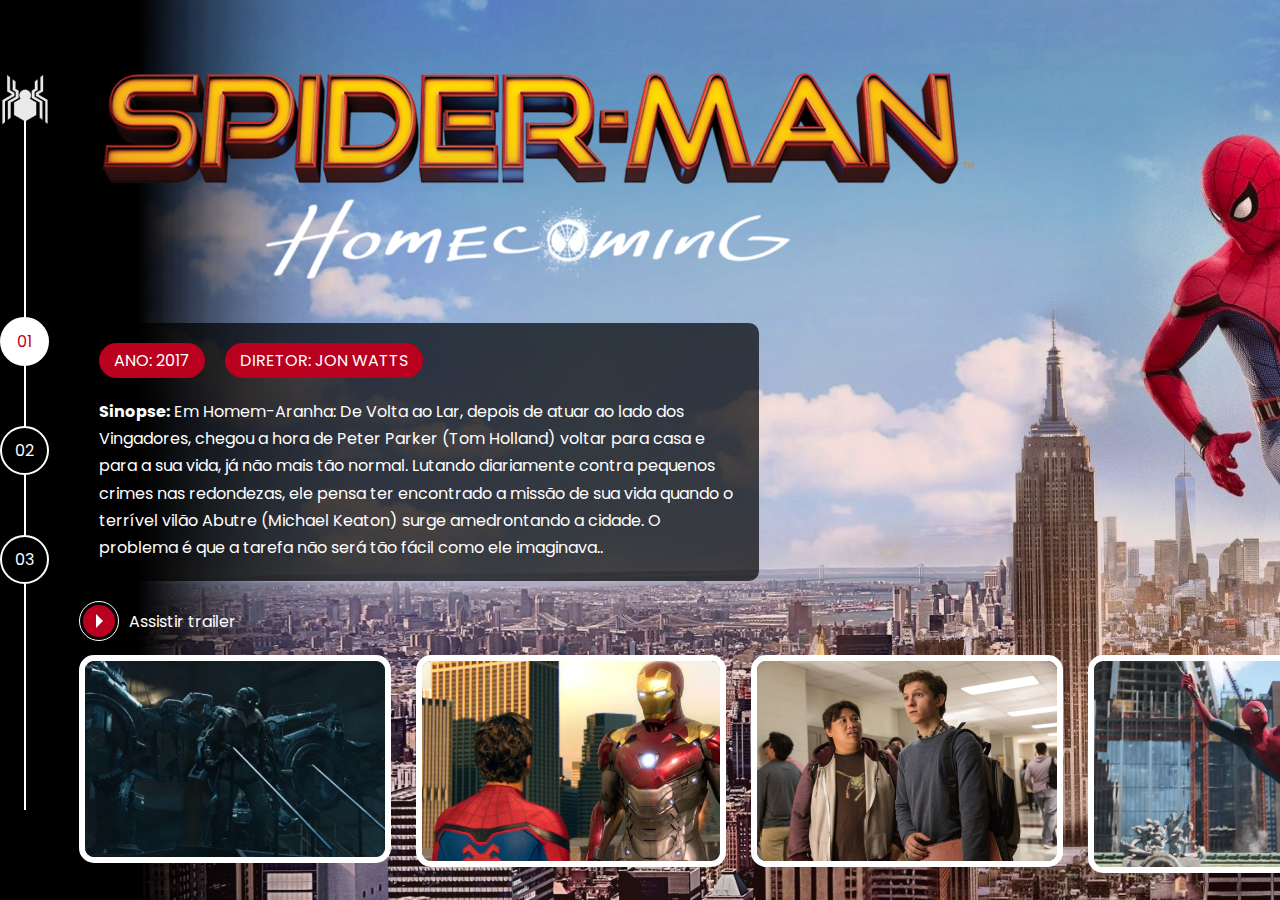
<file: multiverso/pages/tom-holland/spiderman1.html>
<!DOCTYPE html>
<html lang="en">

<head>
  <meta charset="UTF-8">
  <meta http-equiv="X-UA-Compatible" content="IE=edge">
  <meta name="viewport" content="width=device-width, initial-scale=1.0">
  <title>Spider Man | Multiverso</title>
  <link href="../../assets/css/internal.css" rel="stylesheet" type="text/css" />
</head>

<body>
  <div class="s-wrapper">

    <!--  Coluna da esquerda com menu (Left Column with menu)  -->
    <div class="s-left-column">
      <nav class="navigator">
        <div class="navigator__icon">
          <a href="../../index.html">
            <img src="../../assets/images/icons/spiderman1-tom.png" />
          </a>
        </div>
        <ul>
          <li><a href="#01" class="active">01</a></li>
          <li><a href="spiderman2.html">02</a></li>
          <li><a href="spiderman3.html">03</a></li>
        </ul>
      </nav>
    </div>
    <!-- FIM - Coluna da esquerda com menu (Left Column with menu)  -->

    <div class="s-main-content s-spiderman-03-01">
      <div class="s-main-content__top">
        <div class="s-logo">
          <img src="../../assets/images/spiderman-tom/movie-01/logo.png" alt="Spiderman (2002)"
            title="Spiderman (2002)" />
        </div>

        <div class="s-description">
          <div class="pills">
            <ul>
              <li>Ano: 2017</li>
              <li>Diretor: Jon Watts</li>
            </ul>
          </div>
          <div class="s-description__text">
            <p><strong>Sinopse:</strong>&nbsp;Em Homem-Aranha: De Volta ao Lar, depois de atuar ao lado dos Vingadores, chegou a hora de Peter Parker (Tom Holland) voltar para casa e para a sua vida, já não mais tão normal. Lutando diariamente contra pequenos crimes nas redondezas, ele pensa ter encontrado a missão de sua vida quando o terrível vilão Abutre (Michael Keaton) surge amedrontando a cidade. O problema é que a tarefa não será tão fácil como ele imaginava..</p>
          </div>
        </div>

        <div class="s-links">
          <ul>
            <li>
              <a href="https://youtu.be/2x-2iYxgMFU?si=BczO0M5i23vw3pBz" class="link-button" target="_blank">
                <span class="icon">
                  <div class="play-icon">&nbsp;</div>
                </span>
                <span class="label">
                  Assistir trailer
                </span>
              </a>
            </li>
          </ul>
        </div>
      </div>

      <div class="s-main-content__bottom">
        <div class="gallery">
          <ul>
            <li><a href="#"><img src="../../assets/images/spiderman-tom/movie-01/gallery/image-01.png" alt=""></a></li>
            <li><a href="#"><img src="../../assets/images/spiderman-tom/movie-01/gallery/image-02.png" alt=""></a></li>
            <li><a href="#"><img src="../../assets/images/spiderman-tom/movie-01/gallery/image-03.png" alt=""></a></li>
            <li><a href="#"><img src="../../assets/images/spiderman-tom/movie-01/gallery/image-04.png" alt=""></a></li>
          </ul>
        </div>
      </div>
    </div>
  </div>
</body>
</html>
</file>
<file: detonaRalph/src/styles/main.css>
.container{
    display: flex;
    flex-direction: column;
    height: 100vh;
    background-image: url("../images/wall.png");
}

.menu{
    display: flex;
    justify-content: space-evenly;
    align-items: center;
    height: 90px;
    width: 100%;
    background-color: #000000;
    color: #ffffff;
    border-bottom: 5px solid #ffd700;
}

.panel{
    margin-top: 1rem;
    display: flex;
    align-items: center;
    justify-content: center;
}

.square{
    height: 150px;
    width: 150px;
    border: 1px solid #000000;
    background-color:  #1aeaa5;
}

.enemy {
    background-image: url("../images/ralph.png");
    background-size: cover;
  }

  .menu-lives{
    display: flex;
    align-items: center;
    justify-content: center;
  }

  .menu-time h2:nth-child(2),
  .menu-score h2:nth-child(2) {
    margin-top: 1rem;
  }
</file>
<file: emoji/src/styles/main.css>
body{
    display: flex;
    justify-content: center;
    align-items: center;
    min-height: 100vh;
    background: #fc1e8a;
    user-select: none;
}

.container{
    position: relative;
    display: flex;
    flex-direction: column;
    justify-content: center;
    align-items: center;
    gap: 30px;
    background: linear-gradient(
        325deg,
        #03001e 0%, 
        #7303c0 30%,
        #ec38bc 70%,
        #fdeff9 100%
    );
    padding: 40px 60px;
}

h2{
    font-size: 3em;
    color: #ffffff;
    text-transform: uppercase;
    letter-spacing: 0,1 em;
}

.reset{
    padding: 15px 20px;
    width: 100%;
    color: #000;
    background-color: #ffffff;
    font-size: 1.5 em;
    letter-spacing: 0,1em;
    text-transform: uppercase;
    cursor: pointer;
    font-weight: 600;
}

.reset:focus{
    color: #ec38bc;
    background-color: #262809;
}

.game{
    width: 430px;
    height: 430px;
    display: flex;
    flex-wrap: wrap;
    gap: 10px;
    transform-style: preserve-3d;
    perspective: 500px;
}

.item{
    position: relative;
    width: 100px;
    height: 100px;
    display: flex;
    align-items: center;
    justify-content: center;
    background-color: #ffffff;
    font-size: 3em;
    transform: rotateY(180deg);
    transition: 0.25s;
}

.item::after {
    content: "";
    position: absolute;
    inset: 0;
    background: #404040;
    transition: 0.25s;
    transform: rotateY(0deg);
    backface-visibility: hidden;
  }
  
  .item.boxOpen {
    transform: rotateY(0deg);
  }
  
  .boxOpen::after,
  .boxMatch::after {
    transform: rotateY(180deg);
  }
</file>
<file: piano/src/styles/main.css>
body {
  display: flex;
  align-items: center;
  justify-content: center;
  min-height: 100vh;
  background-color: #e3f2fd;
  color: #fff;
}

.container {
  width: 780px;
  border-radius: 20px;
  padding: 35px 40px;
  background-color: black;
}

.container header {
  color: #b2b2b2;
  display: flex;
  align-items: center;
  justify-content: space-between;
}

header h2 {
  font-size: 1.6rem;
}

header .column {
  display: flex;
  align-items: center;
}

header .column span {
  font-weight: 500;
  margin-right: 15px;
  font-size: 1.19rem;
}

.volume-slider input {
  accent-color: #fff;
}

.keys-check input {
  width: 60px;
  height: 30px;
  appearance: none;
  border-radius: 30px;
  background-color: #4b4b4b;
  cursor: pointer;
  position: relative;
}

.keys-check input::before {
  content: "";
  height: 20px;
  width: 20px;
  background-color: #8c8c8c;
  top: 50%;
  left: 0.3rem;
  border-radius: inherit;
  position: absolute;
  transform: translateY(-50%);
  transition: all 0.3s ease;
}

.keys-check input:checked::before {
  left: 2.1rem;
  background-color: #fff;
}

.piano-keys {
  display: flex;
  margin-top: 40px;
}
.piano-keys .key {
  cursor: pointer;
  user-select: none;
  list-style: none;
  color: #a2a2a2;
  position: relative;
  text-transform: uppercase;
}

.piano-keys .white {
  width: 70px;
  height: 230px;
  border: 1px solid black;
  border-radius: 8px;
  background: linear-gradient(#fff 96%, #eee 4%);
}

.piano-keys .black {
  width: 44px;
  height: 140px;
  z-index: 2;
  margin: 0 -22px 0 -22px;
  border: 1px solid black;
  border-radius: 0 0 5px 5px;
  background: linear-gradient(#333, #000);
}

.piano-keys span {
  position: absolute;
  bottom: 20px;
  width: 100%;
  text-align: center;
  font-size: 1.13rem;
}

.piano-keys .white.active {
  box-shadow: inset -5px 5px 20px rgba(0, 0, 0, 0.2);
  background: linear-gradient(to bottom #fff 0%, #eee 100%);
}

.piano-keys .black.active {
  box-shadow: inset -5px 5px 10px rgba(255, 255, 255, 0.1);
  background: linear-gradient(to bottom #000, #434343);
}

.piano-keys .key.hide span {
  display: none;
}
</file>
<file: portfolio/assets/css/styles.css>
@import url('https://fonts.googleapis.com/css2?family=Inter&display=swap');
@import url('https://fonts.googleapis.com/css2?family=League+Spartan:wght@200;400&display=swap');

:root, :root[data-theme='dark'] {
  --primary-color: #F0F0F0;

  --primary-bg-color: #111217;
  --secondary-bg-color: #28292E;
  --primary-border-color: #28292E;
	--secondary-border-color: #56575A;

  --title-color: #F0F0F0;
  --text-color: #9A9A9C;
  --link-color: #9A9A9C;
  --icon-color: #C7C8C9;
}

:root[data-theme='light'] {
  --primary-color: #0B0B0F;

	--primary-bg-color: #E9E9E9;
	--secondary-bg-color: #C7C8C9;
	--primary-border-color: #C7C8C9;
	--secondary-border-color: #9A9A9C;

	--title-color: #0B0B0F;
	--text-color: #28292E;
	--link-color: #28292E;
	--icon-color: #56575A;
}

html[data-theme='light'] .brand__logo {
  filter: invert(1);
}

html[data-theme='light'] .technologies__logo {
  filter: invert(80%);
}

* {
  margin: 0;
  padding: 0;
  box-sizing: border-box;
  vertical-align: baseline;
  list-style: none;
  scrollbar-width: thin;
  scrollbar-color: var(--secondary-bg-color) transparent;
}

body {
  background: var(--primary-bg-color);
  font-family:'Inter', Tahoma, Geneva, Verdana, sans-serif;
  color: var(--text-color);
}

::-webkit-scrollbar {
  width: 0.5rem;
}

::-webkit-scrollbar-track {
  background-color: transparent;
}

::-webkit-scrollbar-thumb {
  background: var(--secondary-bg-color);
  border-radius: 50rem;
}

a {
  text-decoration: none;
  color: var(--text-color);
}

a:hover {
  color: var(--primary-color);
}

i {
  color: var(--icon-color);
}

b {
  font-weight: 400;
}

h1 {
  font-size: 2.5rem;
  font-weight: 200;
}

h2 {
  font-size: 2rem;
  text-align: center;
  letter-spacing: 0.4rem;
}

h3 {
  font-size: 1.55rem;
  text-align: left;
}

h4 {
  color: var(--primary-color);
  font-weight: 400;
  font-size: 1.15rem;
  text-align: left;
}

h1, h2, h3 {
  font-family: 'League Spartan', Tahoma, Geneva, Verdana, sans-serif;
  text-transform: uppercase;
  color: var(--title-color);
  font-weight: 200;
}

p, span, li {
  font-size: 1rem;
}

p {
  text-align: justify;
}

.header {
  display: flex;
  flex-flow: row wrap;
  justify-content: space-between;
  align-items: center;
  width: 100%;
  padding: 0.5rem 1rem;
  z-index: 2;
}

.header__toggle {
  display: flex;
  justify-content: flex-end;
}

.header__brand .brand__logo {
  width: 3.25rem;
  height: 3.25rem;
}

#toggleTheme {
  font-size: 1.5rem;
  color: var(--primary-color);
  cursor: pointer;
  transition: ease-in-out .4s;
}

.menu {
  display: flex;
  align-items: center;
  background: var(--primary-bg-color);
}

.menu__item {
  width: 100%;
}

.menu__link {
  display: flex;
  align-items: center;
  gap: .5rem;
}

.menu--mobile {
  width: 100vw;
  position: fixed;
  bottom: 0;
  justify-content: space-between;
  border-top: 1px solid var(--primary-border-color);
}

.menu--mobile .menu__link {
  flex-direction: column;
  justify-content: center;
  padding: 0.5rem 1rem;
}

.menu__link.active .menu__icon, 
.menu__link.active .menu__text,
.menu__link:hover .menu__icon, 
.menu__link:hover .menu__text {
  color: var(--primary-color);
}

.menu__icon, .menu__text {
  color: var(--text-color);
}

.menu__icon {
  font-size: 1.5rem;
}

.menu__text {
  font-size: .75rem;
  text-transform: uppercase;
}

.header__nav {
  display: none;
}

.menu--principal {
  gap: 1rem;
}

.menu--social {
  gap: 1rem;
}

.btn {
  display: flex;
  justify-content: center;
  align-items: center;
  gap: 0.625rem;
  width: 100%;
  background: transparent;
  border-radius: 3.125rem;
  border: none;
  padding: 0.875rem 1.5rem;
  transition: ease-in-out .3s;
  cursor: pointer;
  color: var(--primary-color);
}

.btn:hover {
  transform: scale(1.05);
  transition: ease-in-out .3s;
}

.btn span, .btn i {
  font-size: 1.25rem;
  text-transform: uppercase;
}

.btn--primary span {
  color: var(--primary-color);
}

.btn--primary {
  border: 1px solid var(--primary-color);
}

main, .projects, .about, .contact {
  padding: 2.5rem 1rem;
}

main {
  display: flex;
  flex-direction: column;
  gap: 2rem;
}

.main__content1 {
  display: flex;
  flex-direction: column;
  gap: 1.5rem;
}

.main__content2 iframe {
  width: 100%;
  aspect-ratio: 16/9;
}

.technologies {
  display: flex;
  flex-direction: column;
  justify-content: flex-start;
  align-items: center;
  gap: 1.25rem;
  padding: 6.25rem 1rem 2rem;
  background: var(--secondary-bg-color);
  margin-top: -5.5rem;
}

.technologies h2 {
  font-size: 2rem;
  text-transform: none;
  letter-spacing: normal;
  text-align: start;
}

.technologies__list {
  display: flex;
  flex-flow: row wrap;
  gap: .5rem;
}

.technologies__item {
  display: flex;
  flex-direction: row;
  justify-content: center;
  align-items: center;
  width: 4.8rem;
  height: 4.8rem;
  aspect-ratio: 1/1;
  border: 1px solid var(--secondary-border-color);
  border-radius: 50rem;
}

.technologies__logo {
  height: 2.4rem;
  color: var(--icon-color);
}

.projects {
  display: flex;
  flex-direction: column;
  gap: 2rem;
}

.projects__container {
  display: flex;
  flex-direction: column;
  gap: 4rem;
}

.projects__card {
  display: flex;
  flex-direction: column;
  gap: 2rem;
}

.card__cover {
  width: 100%;
  border-radius: 0.5rem;
  object-fit: cover;
  object-position: center;
}

.card__body {
  display: flex;
  flex-direction: column;
  justify-content: flex-end;
  align-items: flex-start;
  gap: 1rem;
}

.card__description {
  color: var(--title-color);
}

.card__list, .about__list {
  margin-left: 1.25rem
}

.card__item, .about__item {
  list-style: disc;
}

.card__buttons, .description__buttons {
  display: flex;
  flex-flow: row wrap;
  justify-content: center;
}

.card__buttons .btn {
  padding: .65rem 1.25rem;
}

.card__buttons .btn span {
    font-size: 1rem;
}

.card__body .technologies__list {
  gap: .75rem;
}

.card__body .technologies__item {
  width: 4rem;
  height: 4rem;
}

.card__body .technologies__logo {
  height: 2rem;
}

.projects .btn {
  width: auto;
  margin: auto;
}

.about {
  display: flex;
  flex-direction: column;
  gap: 1.5rem
}

.about__content1, .about__content2 {
  display: flex;
  flex-direction: column;
  align-items: flex-start;
  justify-content: flex-start;
  gap: 2rem;
}

.about__photo {
  width: 100%;
  object-fit: cover;
  object-position: center;
  pointer-events: none;
  border-radius: 50rem;
  border: 1px solid var(--primary-border-color);
}

.about__description {
  display: flex;
  flex-direction: column;
  justify-content: flex-start;
  gap: 1.5rem;
}

.about__icons {
  display: flex;
  align-items: center;
  gap: .85rem;
}

.about__icons i {
  font-size: 1.25rem;
}

.about__content2 .col1, 
.about__content2 .col2 {
  display: flex;
  flex-direction: column;
  text-align: justify;
  gap: 2rem;
}

.about__content2 .col1 .row1,
.about__content2 .col1 .row2 {
  display: flex;
  flex-direction: column;
  gap: .5rem; 
}

.accordion__header {
  width: 100%;
  display: flex;
  padding: 0.75rem 1rem;
  justify-content: space-between;
  align-items: center;
  border: 1px solid var(--primary-border-color);
  background: transparent;
  text-align: left;
  cursor: pointer;
  transition: ease-in-out .3s;
}

.accordion__header span {
  color: var(--title-color);
}

.accordion__header.start {
  border-radius: 0.25rem 0.25rem 0rem 0rem;
}

.accordion__header.end,
.accordion__item.active .accordion__body.end {
  border-radius: 0rem 0rem 0.25rem 0.25rem;
}

.accordion__item.active .accordion__header.end{
  border-radius: 0;
}

.accordion__body {
  display: none;
  padding: 1.25rem;
  flex-direction: column;
  align-items: flex-start;
  gap: 0.625rem;
  border: 1px solid var(--primary-border-color);
  }

.accordion__item.active .accordion__header {
  background: var(--secondary-bg-color);
}

.accordion__item.active .accordion__body {
  display: flex;
}

.accordion__item.active .bi-caret-down-fill {
  transform: rotate(180deg);
}

.contact {
  display: flex;
  flex-direction: column;
  justify-content: center;
  align-items: center;
  gap: 1.5rem;
  border-top: 1px solid var(--primary-border-color);
  border-bottom: 1px solid var(--primary-border-color);
}

.contact p {
  text-align: center;
}

.contact .btn {
  width: auto;
}

.contact .email {
  text-transform: lowercase;
}

footer {
  margin-bottom: 5rem;
}

footer p {
  font-size: .875rem;
  text-align: center;
  padding: 1rem;
}

/* Responsividade */
@media (min-width: 768px) {
  .header {
    position: fixed;
    border-bottom: 1px solid var(--primary-border-color);
    padding: 1rem 6rem;
    background: var(--primary-bg-color);
  }

  .nav--mobile {
    display: none;
  }

  .header__nav {
    display: flex;
  }

  .header__nav,
  .header__toggle {
    min-width: 30%;
  }

  h1 {
    font-size: 5rem;
  }

  h2 {
    font-size: 3rem;
  }

  main, .projects, .about {
    padding: 8rem 6rem 4rem 6rem;
  }

  .contact {
    padding: 6rem;
  }
  .contact p {
    width: 80%;
  }

  .main__content1 {
    display: flex;
    flex-direction: column;
    align-items: flex-start;
  }

  .technologies {
    padding: 6.25rem 6rem 2rem 6rem;
    margin-top: -6rem;
  }

  footer {
    margin: 0;
  }
}

@media (min-width: 992px) {
  .projects__card {
    flex-direction: row;
  }

  .projects__card.card--reverse {
    flex-direction: row-reverse;
    justify-content: space-between;
  }
  
  .card__cover {
    width: 55%;
  }

  .about {
    gap: 5rem;
  }

  .about__content1, .about__content2 {
    display: grid;
    grid-template-columns: 34% 60%;
    justify-content: flex-start;
    align-items: flex-start;
    gap: 4rem;
  }

  .about__description h2 {
    text-align: left;
  }

  .description__buttons {
    justify-content: flex-start;
  }
}

@media (min-width: 1200px) {

  h2 {
    font-size: 4rem;
  }

  h3 {
    font-size: 2.5rem;
  }

  main {
    padding: 12rem 6rem 2rem;
  }

  .main__content1 .btn {
    width: auto;
  }

  .technologies {
    flex-direction: row;
    justify-content: space-between;
    padding: 10rem 6rem 4rem;
  }

  .technologies h2 {
    font-size: 3rem;
    width: 55%;
  }

  .technologies__list {
    gap: 1rem;
  }

  .technologies__item {
    width: 6rem;
    height: 6rem;
  }
  
  .technologies__logo {
    height: 3rem;
  }

  p, span, li {
    font-size: 1.15rem;
  }

  .card__buttons .btn,
  .description__buttons .btn {
    width: auto;
  }
}

@media (min-width: 1400px) {
  h1 {
    font-size: 6.25rem;
  }

  h2 {
    font-size: 4.5rem;
  }

  h3 {
    font-size: 3.25rem;
  }

  .header {
    padding: 1rem 15rem;
  }

  main {
    padding: 12rem 15rem 2rem;
  }
  
  .technologies, .projects, .about {
    padding: 10rem 15rem 4rem;
  }

}
</file>
<file: multiverso/assets/css/internal.css>
@import url('reset.css');
@import url('global.css');

@import url('components/_gallery.css');
@import url('components/_pills.css');
@import url('components/_link-button.css');
@import url('components/_navigator.css');

.s-wrapper {
  display: flex;
  height: 100vh;
  flex-flow: row nowrap;   
}

.s-wrapper .s-left-column {
  width: 100px;
  height: 100%;
  background-color: black;
  display: flex;
  justify-content: center;
  align-items: center;
}

.s-wrapper .s-main-content{
  height: 100%;
  width: 100%;
  background-color: gray;
  padding-left: 30px;
}

.s-wrapper .s-main-content__top {
  height: 80vh;
  display: flex;
  flex-direction: column;
  justify-content: flex-start;
}

.s-wrapper .s-main-content__bottom{
  height: 20vh;
  display: flex;
  flex-direction: column;
  justify-content: flex-end;
}

.s-wrapper .s-main-content .s-logo img{
  margin-top: 50px;
  margin-left: 0;
  margin-bottom: 30px;
}

.s-wrapper .s-main-content__top .s-description{
  background-color: rgba(0,0,0,.7);
  max-width: 50%;
  padding: 20px;
  border-radius: 10px;
}

.s-wrapper .s-main-content__top .s-description .s-description__text p{
  color: white;
  line-height: 170%;
}

.s-wrapper .s-main-content__top .s-description .pills{
  margin-bottom: 20px;
}

.s-wrapper .s-main-content .s-links{
  padding: 20px;
  padding-left: 0;
}

.s-wrapper .s-main-content .s-links ul{
  display: flex;
  flex-direction: row;
}


.s-spiderman-01-01 {
  background-image: url('../images/spiderman-tobey/movie-01/background.png');
  background-size:cover;
}

.s-spiderman-01-02 {
  background-image: url('../images/spiderman-tobey/movie-02/background.png');
  background-size: cover;
}

.s-spiderman-01-03 {
  background-image: url('../images/spiderman-tobey/movie-03/background.png');
  background-size: cover;
}

.s-spiderman-02-01 {
  background-image: url('../images/spiderman-andrew/movie-01/background.png');
  background-size: cover;
}

.s-spiderman-02-02 {
  background-image: url('../images/spiderman-andrew/movie-02/background.png');
  background-size: cover;
}

.s-spiderman-03-01 {
  background-image: url('../images/spiderman-tom/movie-01/background.png');
  background-size: cover;
}
.s-spiderman-03-02 {
  background-image: url('../images/spiderman-tom/movie-02/background.png');
  background-size: cover;
}
.s-spiderman-03-03 {
  background-image: url('../images/spiderman-tom/movie-03/background.png');
  background-size: cover;
}



.preview {
  position: absolute;
  width: 90vw;
  height: 90vh;
  object-fit: cover;
  top: 5%;
  left: 6vw;
}

.preview::before {
  content: "";
  position: absolute;
  width: 100vw;
  height: 100vh;
  top: 0;
  left: 0;
  background: red;
}
</file>
